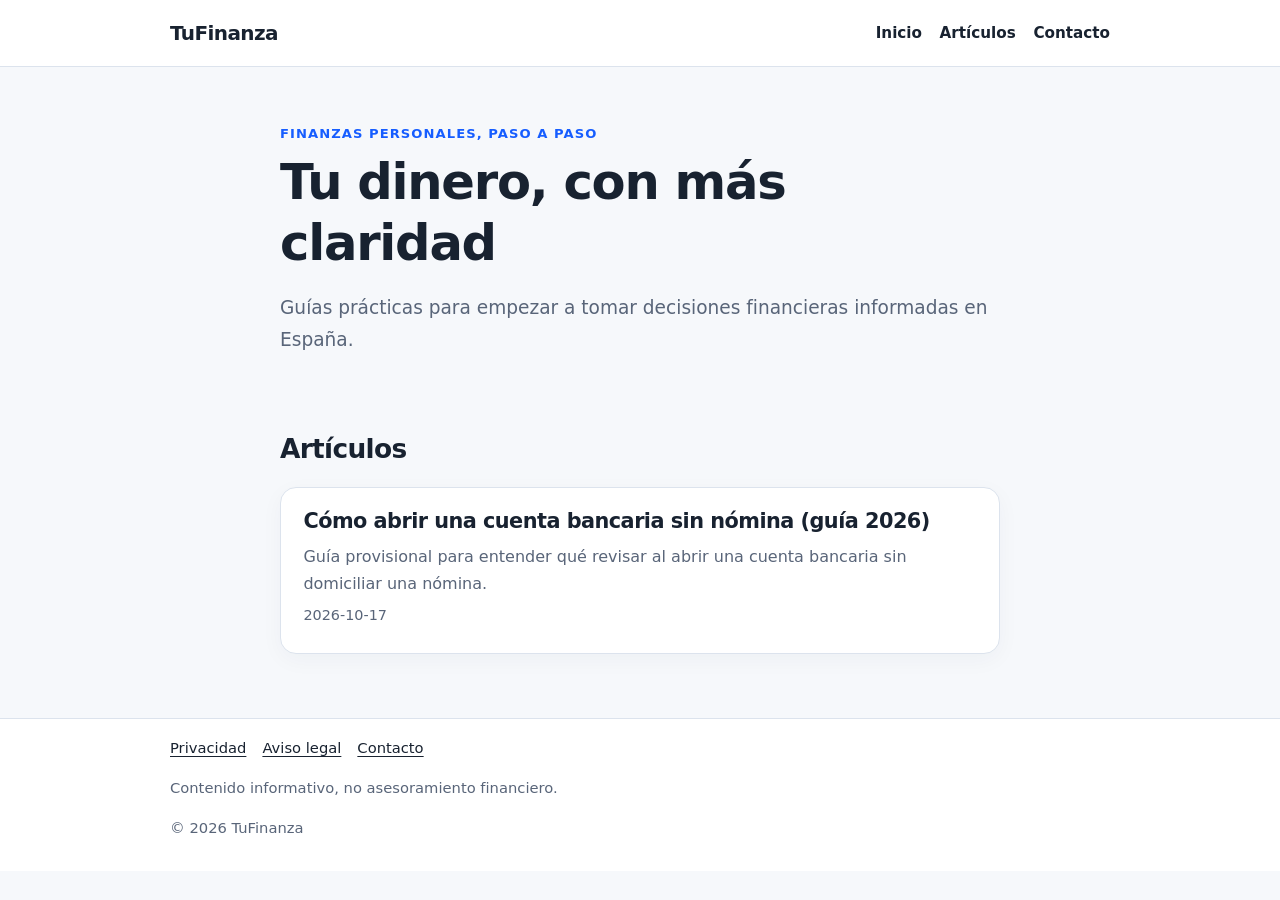
<file: index.html>
<!doctype html><html lang="es"><head><meta charset="utf-8"><meta name="viewport" content="width=device-width, initial-scale=1"><title>TuFinanza | Finanzas personales para jóvenes</title><meta name="description" content="Guías claras de finanzas personales para jóvenes en España."><link rel="canonical" href="https://tufinanza.eu/"><meta property="og:type" content="website"><meta property="og:site_name" content="TuFinanza"><meta property="og:title" content="TuFinanza | Finanzas personales para jóvenes"><meta property="og:description" content="Guías claras de finanzas personales para jóvenes en España."><meta property="og:url" content="https://tufinanza.eu/"><link rel="stylesheet" href="css/style.css"><!-- Script de banner de cookies (Cookiebot o Complianz): añadir aquí cuando esté configurado. --><!-- Script de AdSense: añadir aquí cuando se disponga de cuenta e ID. --></head><body><header class="site-header"><div class="header-inner"><a class="brand" href="index.html">TuFinanza</a><nav class="nav" aria-label="Navegación principal"><a href="index.html">Inicio</a><a href="#articulos">Artículos</a><a href="contacto.html">Contacto</a></nav></div></header><main class="container"><section class="hero"><div class="eyebrow">Finanzas personales, paso a paso</div><h1>Tu dinero, con más claridad</h1><p class="lead">Guías prácticas para empezar a tomar decisiones financieras informadas en España.</p></section><section id="articulos"><h2>Artículos</h2><div class="article-list"><article class="card"><h2><a href="articulos/abrir-cuenta-bancaria-sin-nomina.html">Cómo abrir una cuenta bancaria sin nómina (guía 2026)</a></h2><p>Guía provisional para entender qué revisar al abrir una cuenta bancaria sin domiciliar una nómina.</p><p class="meta"><time datetime="2026-10-17">2026-10-17</time></p></article></div></section></main><footer class="site-footer"><div class="footer-inner"><nav class="footer-links" aria-label="Enlaces legales"><a href="privacidad.html">Privacidad</a><a href="aviso-legal.html">Aviso legal</a><a href="contacto.html">Contacto</a></nav><p>Contenido informativo, no asesoramiento financiero.</p><p>© 2026 TuFinanza</p></div></footer></body></html>
</file>
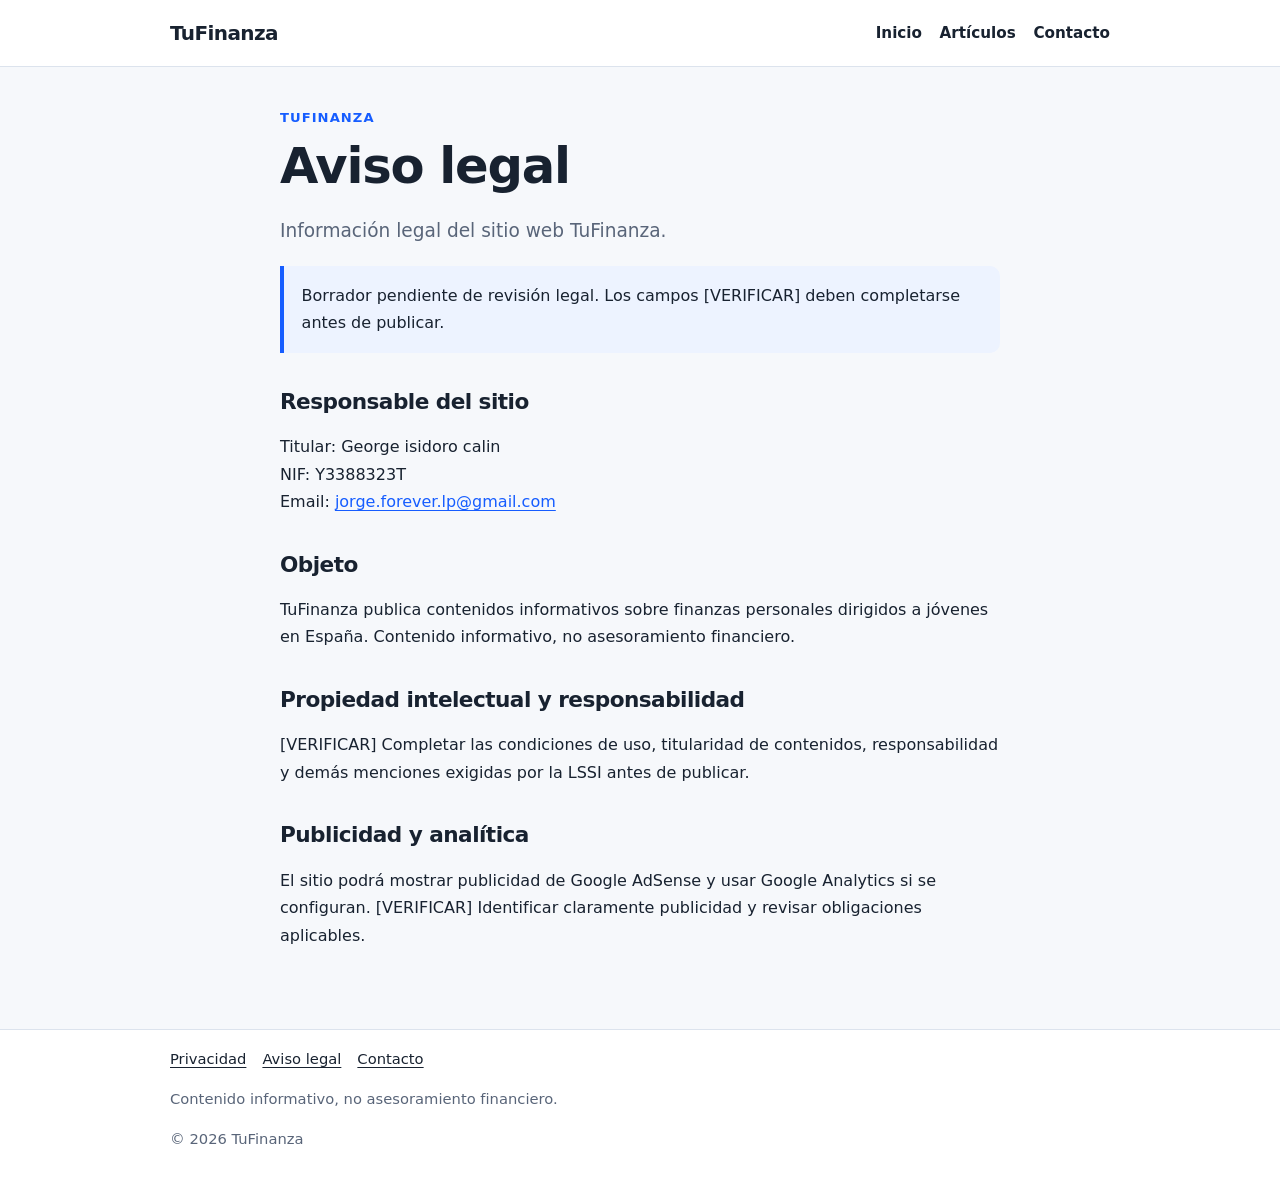
<file: aviso-legal.html>
<!doctype html><html lang="es"><head>
<meta charset="utf-8"><meta name="viewport" content="width=device-width, initial-scale=1">
<title>Aviso legal | TuFinanza</title><meta name="description" content="Información legal del sitio web TuFinanza.">
<link rel="canonical" href="https://tufinanza.eu/aviso-legal.html">
<meta property="og:type" content="website"><meta property="og:site_name" content="TuFinanza"><meta property="og:title" content="Aviso legal | TuFinanza"><meta property="og:description" content="Información legal del sitio web TuFinanza."><meta property="og:url" content="https://tufinanza.eu/aviso-legal.html">
<link rel="stylesheet" href="css/style.css">
<!-- Script de banner de cookies (Cookiebot o Complianz): añadir aquí cuando esté configurado. -->
<!-- Script de AdSense: añadir aquí cuando se disponga de cuenta e ID. -->
</head><body><header class="site-header"><div class="header-inner"><a class="brand" href="index.html">TuFinanza</a><nav class="nav" aria-label="Navegación principal"><a href="index.html">Inicio</a><a href="index.html#articulos">Artículos</a><a href="contacto.html">Contacto</a></nav></div></header><main class="container"><article class="legal"><div class="eyebrow">TuFinanza</div><h1>Aviso legal</h1><p class="lead">Información legal del sitio web TuFinanza.</p><div class="notice">Borrador pendiente de revisión legal. Los campos [VERIFICAR] deben completarse antes de publicar.</div><h2>Responsable del sitio</h2><p>Titular: George isidoro calin<br>NIF: Y3388323T<br>Email: <a href="mailto:jorge.forever.lp@gmail.com">jorge.forever.lp@gmail.com</a></p><h2>Objeto</h2><p>TuFinanza publica contenidos informativos sobre finanzas personales dirigidos a jóvenes en España. Contenido informativo, no asesoramiento financiero.</p><h2>Propiedad intelectual y responsabilidad</h2><p>[VERIFICAR] Completar las condiciones de uso, titularidad de contenidos, responsabilidad y demás menciones exigidas por la LSSI antes de publicar.</p><h2>Publicidad y analítica</h2><p>El sitio podrá mostrar publicidad de Google AdSense y usar Google Analytics si se configuran. [VERIFICAR] Identificar claramente publicidad y revisar obligaciones aplicables.</p></article></main><footer class="site-footer"><div class="footer-inner"><nav class="footer-links" aria-label="Enlaces legales"><a href="privacidad.html">Privacidad</a><a href="aviso-legal.html">Aviso legal</a><a href="contacto.html">Contacto</a></nav><p>Contenido informativo, no asesoramiento financiero.</p><p>© 2026 TuFinanza</p></div></footer></body></html>
</file>
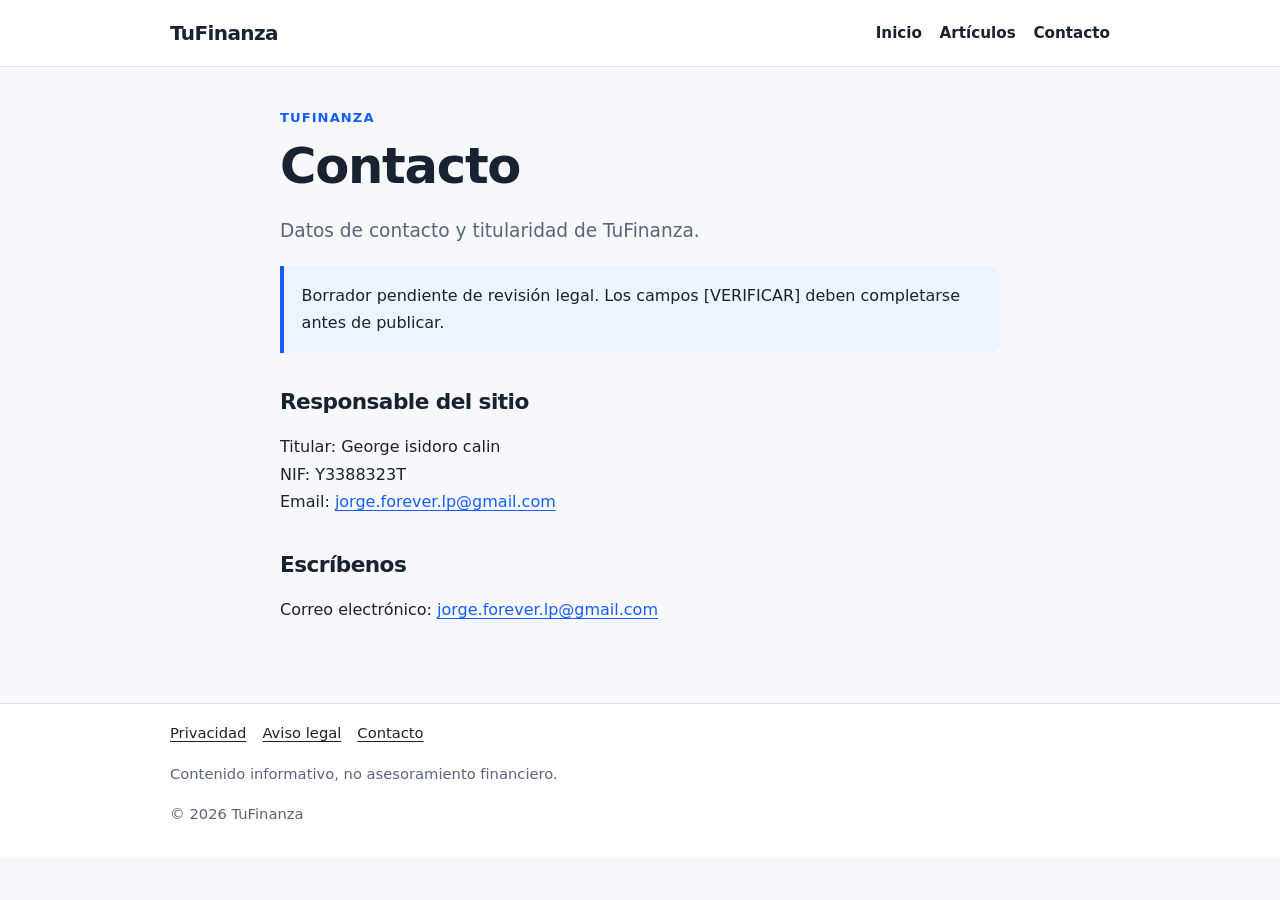
<file: contacto.html>
<!doctype html><html lang="es"><head>
<meta charset="utf-8"><meta name="viewport" content="width=device-width, initial-scale=1">
<title>Contacto | TuFinanza</title><meta name="description" content="Datos de contacto y titularidad de TuFinanza.">
<link rel="canonical" href="https://tufinanza.eu/contacto.html">
<meta property="og:type" content="website"><meta property="og:site_name" content="TuFinanza"><meta property="og:title" content="Contacto | TuFinanza"><meta property="og:description" content="Datos de contacto y titularidad de TuFinanza."><meta property="og:url" content="https://tufinanza.eu/contacto.html">
<link rel="stylesheet" href="css/style.css">
<!-- Script de banner de cookies (Cookiebot o Complianz): añadir aquí cuando esté configurado. -->
<!-- Script de AdSense: añadir aquí cuando se disponga de cuenta e ID. -->
</head><body><header class="site-header"><div class="header-inner"><a class="brand" href="index.html">TuFinanza</a><nav class="nav" aria-label="Navegación principal"><a href="index.html">Inicio</a><a href="index.html#articulos">Artículos</a><a href="contacto.html">Contacto</a></nav></div></header><main class="container"><article class="legal"><div class="eyebrow">TuFinanza</div><h1>Contacto</h1><p class="lead">Datos de contacto y titularidad de TuFinanza.</p><div class="notice">Borrador pendiente de revisión legal. Los campos [VERIFICAR] deben completarse antes de publicar.</div><h2>Responsable del sitio</h2><p>Titular: George isidoro calin<br>NIF: Y3388323T<br>Email: <a href="mailto:jorge.forever.lp@gmail.com">jorge.forever.lp@gmail.com</a></p><h2>Escríbenos</h2><p>Correo electrónico: <a href="mailto:jorge.forever.lp@gmail.com">jorge.forever.lp@gmail.com</a></p></article></main><footer class="site-footer"><div class="footer-inner"><nav class="footer-links" aria-label="Enlaces legales"><a href="privacidad.html">Privacidad</a><a href="aviso-legal.html">Aviso legal</a><a href="contacto.html">Contacto</a></nav><p>Contenido informativo, no asesoramiento financiero.</p><p>© 2026 TuFinanza</p></div></footer></body></html>
</file>
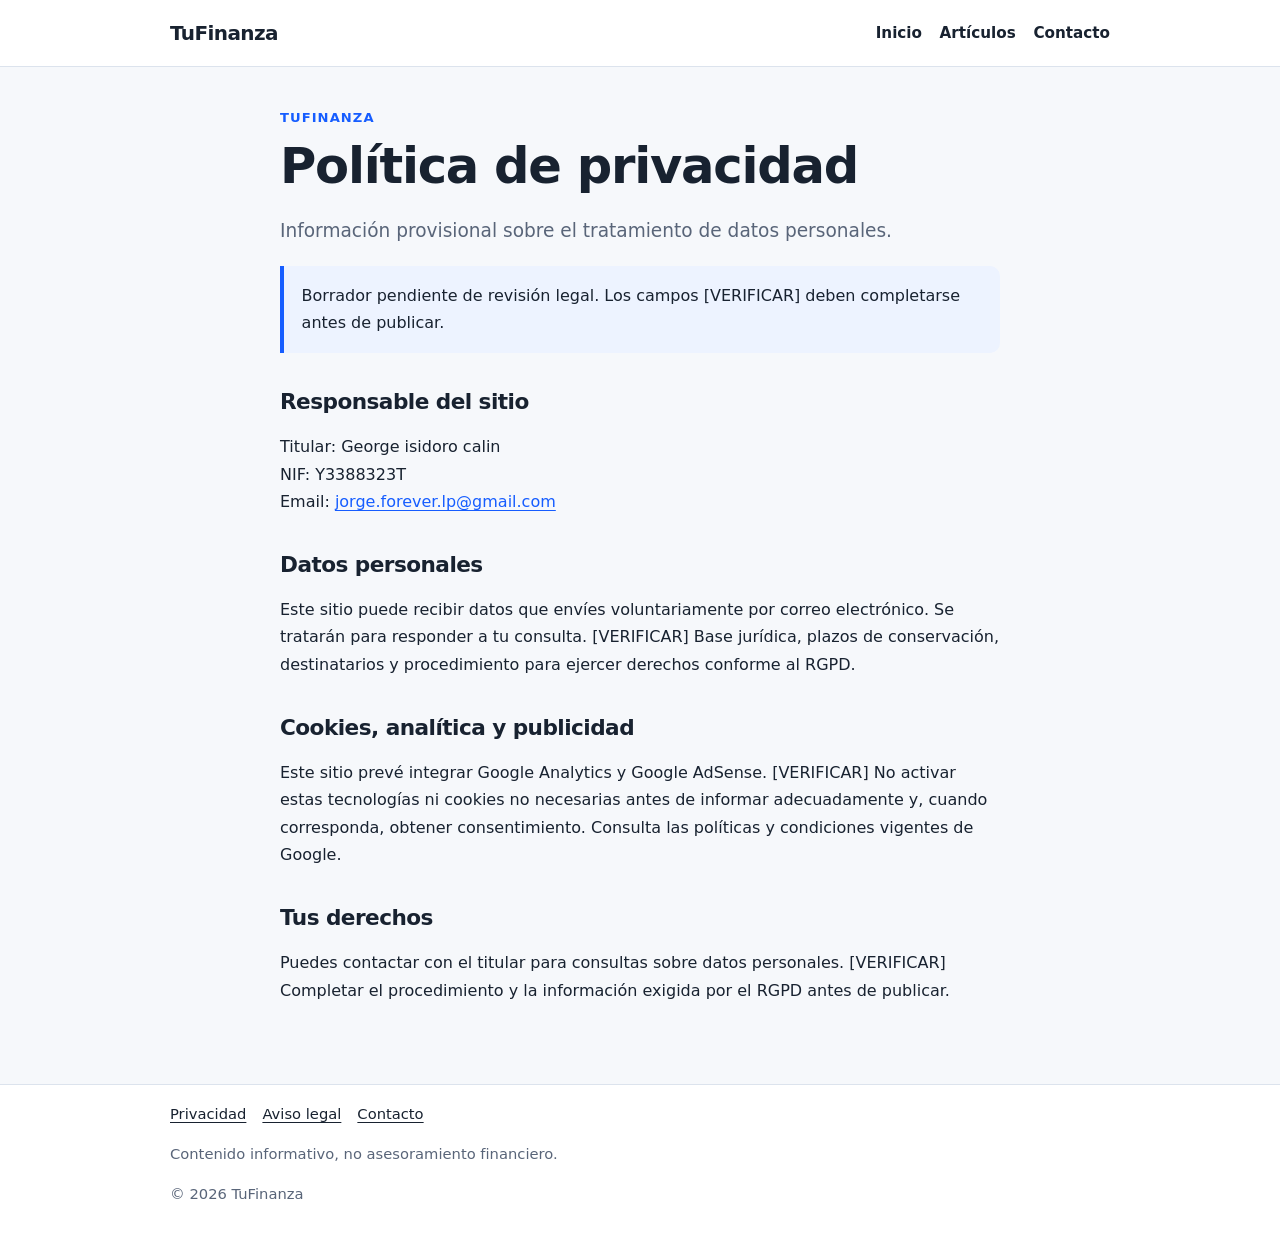
<file: privacidad.html>
<!doctype html><html lang="es"><head>
<meta charset="utf-8"><meta name="viewport" content="width=device-width, initial-scale=1">
<title>Política de privacidad | TuFinanza</title><meta name="description" content="Información provisional sobre el tratamiento de datos personales.">
<link rel="canonical" href="https://tufinanza.eu/privacidad.html">
<meta property="og:type" content="website"><meta property="og:site_name" content="TuFinanza"><meta property="og:title" content="Política de privacidad | TuFinanza"><meta property="og:description" content="Información provisional sobre el tratamiento de datos personales."><meta property="og:url" content="https://tufinanza.eu/privacidad.html">
<link rel="stylesheet" href="css/style.css">
<!-- Script de banner de cookies (Cookiebot o Complianz): añadir aquí cuando esté configurado. -->
<!-- Script de AdSense: añadir aquí cuando se disponga de cuenta e ID. -->
</head><body><header class="site-header"><div class="header-inner"><a class="brand" href="index.html">TuFinanza</a><nav class="nav" aria-label="Navegación principal"><a href="index.html">Inicio</a><a href="index.html#articulos">Artículos</a><a href="contacto.html">Contacto</a></nav></div></header><main class="container"><article class="legal"><div class="eyebrow">TuFinanza</div><h1>Política de privacidad</h1><p class="lead">Información provisional sobre el tratamiento de datos personales.</p><div class="notice">Borrador pendiente de revisión legal. Los campos [VERIFICAR] deben completarse antes de publicar.</div><h2>Responsable del sitio</h2><p>Titular: George isidoro calin<br>NIF: Y3388323T<br>Email: <a href="mailto:jorge.forever.lp@gmail.com">jorge.forever.lp@gmail.com</a></p><h2>Datos personales</h2><p>Este sitio puede recibir datos que envíes voluntariamente por correo electrónico. Se tratarán para responder a tu consulta. [VERIFICAR] Base jurídica, plazos de conservación, destinatarios y procedimiento para ejercer derechos conforme al RGPD.</p><h2>Cookies, analítica y publicidad</h2><p>Este sitio prevé integrar Google Analytics y Google AdSense. [VERIFICAR] No activar estas tecnologías ni cookies no necesarias antes de informar adecuadamente y, cuando corresponda, obtener consentimiento. Consulta las políticas y condiciones vigentes de Google.</p><h2>Tus derechos</h2><p>Puedes contactar con el titular para consultas sobre datos personales. [VERIFICAR] Completar el procedimiento y la información exigida por el RGPD antes de publicar.</p></article></main><footer class="site-footer"><div class="footer-inner"><nav class="footer-links" aria-label="Enlaces legales"><a href="privacidad.html">Privacidad</a><a href="aviso-legal.html">Aviso legal</a><a href="contacto.html">Contacto</a></nav><p>Contenido informativo, no asesoramiento financiero.</p><p>© 2026 TuFinanza</p></div></footer></body></html>
</file>
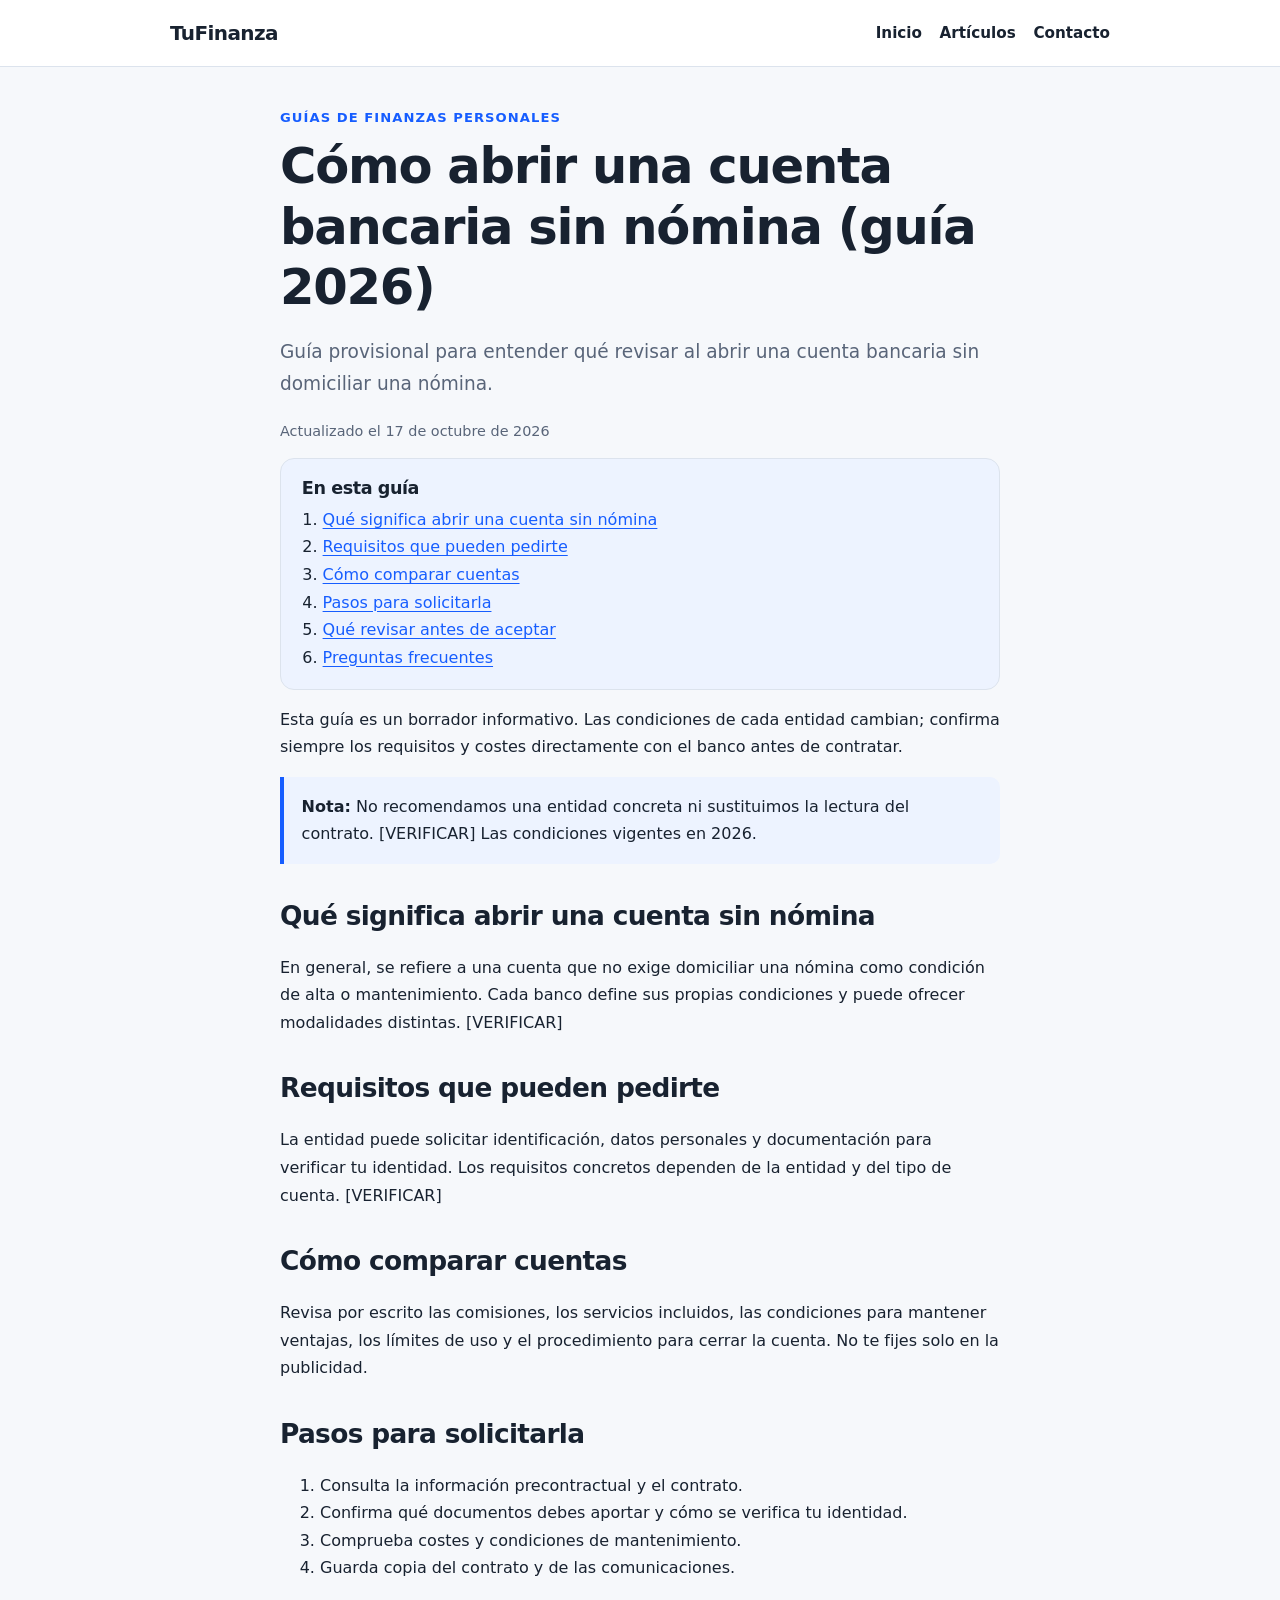
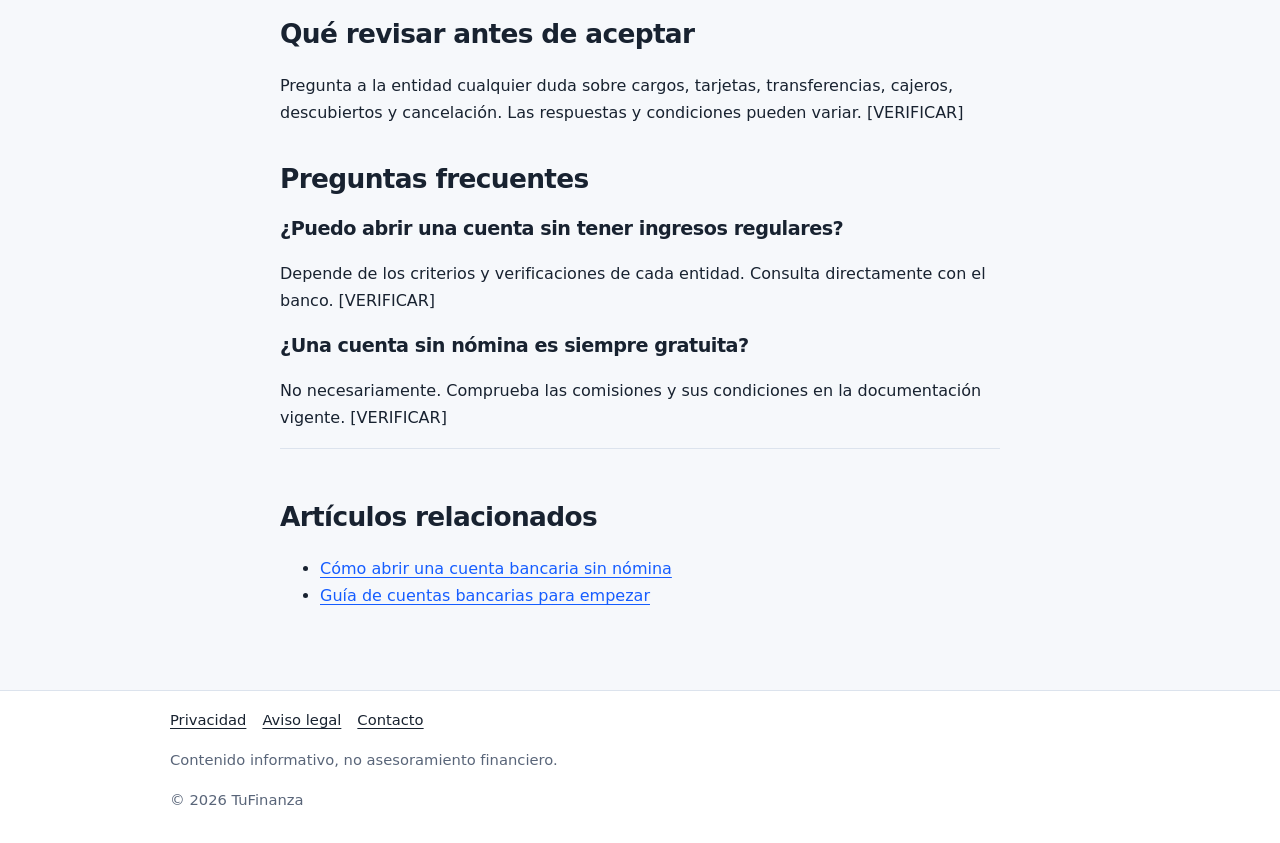
<file: articulos/abrir-cuenta-bancaria-sin-nomina.html>
<!doctype html><html lang="es"><head>
<meta charset="utf-8"><meta name="viewport" content="width=device-width, initial-scale=1">
<title>Cómo abrir una cuenta bancaria sin nómina (guía 2026)</title><meta name="description" content="Guía provisional para entender qué revisar al abrir una cuenta bancaria sin domiciliar una nómina.">
<link rel="canonical" href="https://tufinanza.eu/articulos/abrir-cuenta-bancaria-sin-nomina.html">
<meta property="og:type" content="article"><meta property="og:site_name" content="TuFinanza"><meta property="og:title" content="Cómo abrir una cuenta bancaria sin nómina (guía 2026)"><meta property="og:description" content="Guía provisional para entender qué revisar al abrir una cuenta bancaria sin domiciliar una nómina."><meta property="og:url" content="https://tufinanza.eu/articulos/abrir-cuenta-bancaria-sin-nomina.html">
<link rel="stylesheet" href="../css/style.css">
<!-- Script de banner de cookies (Cookiebot o Complianz): añadir aquí cuando esté configurado. -->
<!-- Script de AdSense: añadir aquí cuando se disponga de cuenta e ID. -->
</head><body><header class="site-header"><div class="header-inner"><a class="brand" href="../index.html">TuFinanza</a><nav class="nav" aria-label="Navegación principal"><a href="../index.html">Inicio</a><a href="../index.html#articulos">Artículos</a><a href="../contacto.html">Contacto</a></nav></div></header><main class="container"><article><div class="eyebrow">Guías de finanzas personales</div><h1>Cómo abrir una cuenta bancaria sin nómina (guía 2026)</h1><p class="lead">Guía provisional para entender qué revisar al abrir una cuenta bancaria sin domiciliar una nómina.</p><p class="meta">Actualizado el <time datetime="2026-10-17">17 de octubre de 2026</time></p><nav class="toc" aria-label="Índice de contenidos"><h2>En esta guía</h2><ol><li><a href="#que-significa">Qué significa abrir una cuenta sin nómina</a></li><li><a href="#requisitos">Requisitos que pueden pedirte</a></li><li><a href="#como-elegir">Cómo comparar cuentas</a></li><li><a href="#pasos">Pasos para solicitarla</a></li><li><a href="#antes-de-aceptar">Qué revisar antes de aceptar</a></li><li><a href="#preguntas-frecuentes">Preguntas frecuentes</a></li></ol></nav><p>Esta guía es un borrador informativo. Las condiciones de cada entidad cambian; confirma siempre los requisitos y costes directamente con el banco antes de contratar.</p>
<!-- ESPACIO ANUNCIO 1 -->
<div class="notice"><strong>Nota:</strong> No recomendamos una entidad concreta ni sustituimos la lectura del contrato. [VERIFICAR] Las condiciones vigentes en 2026.</div>
<h2 id="que-significa">Qué significa abrir una cuenta sin nómina</h2><p>En general, se refiere a una cuenta que no exige domiciliar una nómina como condición de alta o mantenimiento. Cada banco define sus propias condiciones y puede ofrecer modalidades distintas. [VERIFICAR]</p>
<h2 id="requisitos">Requisitos que pueden pedirte</h2><p>La entidad puede solicitar identificación, datos personales y documentación para verificar tu identidad. Los requisitos concretos dependen de la entidad y del tipo de cuenta. [VERIFICAR]</p>
<!-- ESPACIO ANUNCIO 2 -->
<h2 id="como-elegir">Cómo comparar cuentas</h2><p>Revisa por escrito las comisiones, los servicios incluidos, las condiciones para mantener ventajas, los límites de uso y el procedimiento para cerrar la cuenta. No te fijes solo en la publicidad.</p>
<h2 id="pasos">Pasos para solicitarla</h2><ol><li>Consulta la información precontractual y el contrato.</li><li>Confirma qué documentos debes aportar y cómo se verifica tu identidad.</li><li>Comprueba costes y condiciones de mantenimiento.</li><li>Guarda copia del contrato y de las comunicaciones.</li></ol>
<h2 id="antes-de-aceptar">Qué revisar antes de aceptar</h2><p>Pregunta a la entidad cualquier duda sobre cargos, tarjetas, transferencias, cajeros, descubiertos y cancelación. Las respuestas y condiciones pueden variar. [VERIFICAR]</p>
<!-- ESPACIO ANUNCIO 3 -->
<h2 id="preguntas-frecuentes">Preguntas frecuentes</h2><h3>¿Puedo abrir una cuenta sin tener ingresos regulares?</h3><p>Depende de los criterios y verificaciones de cada entidad. Consulta directamente con el banco. [VERIFICAR]</p><h3>¿Una cuenta sin nómina es siempre gratuita?</h3><p>No necesariamente. Comprueba las comisiones y sus condiciones en la documentación vigente. [VERIFICAR]</p><section class="related"><h2>Artículos relacionados</h2><ul><li><a href="abrir-cuenta-bancaria-sin-nomina.html">Cómo abrir una cuenta bancaria sin nómina</a></li><li><a href="abrir-cuenta-bancaria-sin-nomina.html">Guía de cuentas bancarias para empezar</a></li></ul></section></article><script type="application/ld+json">{"@context": "https://schema.org", "@type": "Article", "headline": "Cómo abrir una cuenta bancaria sin nómina (guía 2026)", "description": "Guía provisional para entender qué revisar al abrir una cuenta bancaria sin domiciliar una nómina.", "datePublished": "2026-10-17", "dateModified": "2026-10-17", "author": {"@type": "Organization", "name": "TuFinanza"}, "publisher": {"@type": "Organization", "name": "TuFinanza"}, "mainEntityOfPage": "https://tufinanza.eu/articulos/abrir-cuenta-bancaria-sin-nomina.html"}</script><script type="application/ld+json">{"@context": "https://schema.org", "@type": "FAQPage", "mainEntity": [{"@type": "Question", "name": "¿Puedo abrir una cuenta sin tener ingresos regulares?", "acceptedAnswer": {"@type": "Answer", "text": "Depende de los criterios y verificaciones de cada entidad. Consulta directamente con el banco. [VERIFICAR]"}}, {"@type": "Question", "name": "¿Una cuenta sin nómina es siempre gratuita?", "acceptedAnswer": {"@type": "Answer", "text": "No necesariamente. Comprueba las comisiones y sus condiciones en la documentación vigente. [VERIFICAR]"}}]}</script></main><footer class="site-footer"><div class="footer-inner"><nav class="footer-links" aria-label="Enlaces legales"><a href="../privacidad.html">Privacidad</a><a href="../aviso-legal.html">Aviso legal</a><a href="../contacto.html">Contacto</a></nav><p>Contenido informativo, no asesoramiento financiero.</p><p>© 2026 TuFinanza</p></div></footer></body></html>
</file>
<file: css/style.css>
:root{color-scheme:light dark;--bg:#f6f8fb;--surface:#fff;--text:#182230;--muted:#596579;--accent:#165dff;--line:#dce3ed;--soft:#edf3ff}*{box-sizing:border-box}html{scroll-behavior:smooth}body{margin:0;background:var(--bg);color:var(--text);font:16px/1.72 system-ui,-apple-system,BlinkMacSystemFont,"Segoe UI",sans-serif}a{color:var(--accent);text-underline-offset:3px}a:hover{text-decoration-thickness:2px}.site-header,.site-footer{background:var(--surface);border-color:var(--line)}.site-header{border-bottom:1px solid var(--line)}.header-inner,.footer-inner{max-width:980px;margin:auto;padding:1rem 1.25rem;display:flex;align-items:center;justify-content:space-between;gap:1.2rem}.brand{color:var(--text);font-size:1.25rem;font-weight:800;text-decoration:none;letter-spacing:-.03em}.nav{display:flex;gap:1.1rem;flex-wrap:wrap}.nav a{color:var(--text);text-decoration:none;font-weight:600;font-size:.95rem}.container{max-width:760px;margin:0 auto;padding:2.5rem 1.25rem 4rem}.hero{padding:1rem 0 1.4rem}.eyebrow{color:var(--accent);font-size:.82rem;font-weight:750;letter-spacing:.08em;text-transform:uppercase}h1,h2,h3{line-height:1.22;letter-spacing:-.025em}h1{font-size:clamp(2rem,5vw,3.1rem);margin:.4rem 0 1rem}h2{font-size:1.65rem;margin-top:2.25rem}h3{font-size:1.2rem}.lead{font-size:1.16rem;color:var(--muted)}.article-list{display:grid;gap:1rem}.card{padding:1.3rem 1.4rem;background:var(--surface);border:1px solid var(--line);border-radius:16px;box-shadow:0 6px 22px rgba(21,42,77,.04)}.card h2{font-size:1.3rem;margin:0 0 .55rem}.card h2 a{color:var(--text);text-decoration:none}.card p{margin:.3rem 0;color:var(--muted)}.meta{font-size:.9rem;color:var(--muted)}.toc{padding:1.1rem 1.3rem;background:var(--soft);border-radius:14px;border:1px solid var(--line)}.toc h2{font-size:1.1rem;margin:.1rem 0 .4rem}.toc ol{margin:.4rem 0 0;padding-left:1.3rem}.notice{padding:1rem 1.1rem;border-left:4px solid var(--accent);background:var(--soft);border-radius:0 10px 10px 0}.related{padding-top:1rem;border-top:1px solid var(--line)}.site-footer{border-top:1px solid var(--line)}.footer-inner{display:block;color:var(--muted);font-size:.92rem}.footer-links{display:flex;gap:1rem;flex-wrap:wrap;margin-bottom:.5rem}.footer-links a{color:var(--text)}.legal h2{font-size:1.35rem}.legal p,.legal li{overflow-wrap:anywhere}time{white-space:nowrap}code{background:var(--soft);padding:.12rem .35rem;border-radius:4px}@media(prefers-color-scheme:dark){:root{--bg:#10151d;--surface:#171e29;--text:#e8edf5;--muted:#aab5c5;--accent:#8aabff;--line:#303b4c;--soft:#202c40}.card{box-shadow:none}}@media(max-width:560px){.header-inner{align-items:flex-start;flex-direction:column;gap:.5rem}.container{padding-top:1.7rem}.nav{gap:.8rem}}
</file>
